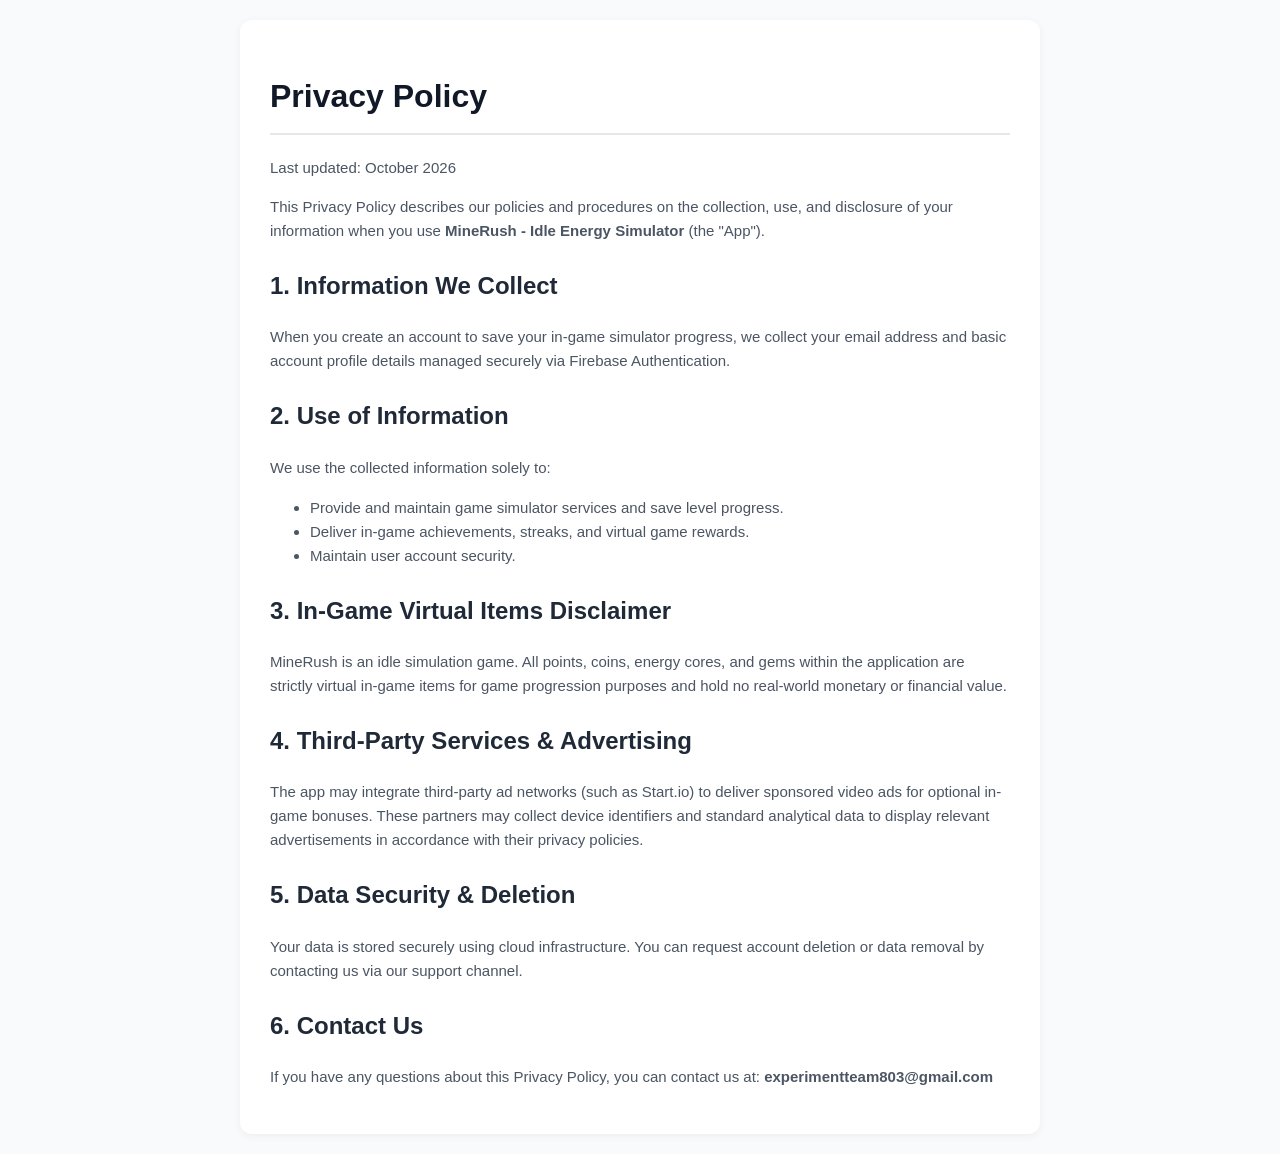
<file: privacy.html>
<!DOCTYPE html>
<html lang="en">
<head>
    <meta charset="UTF-8">
    <meta name="viewport" content="width=device-width, initial-scale=1.0">
    <title>Privacy Policy - MineRush Simulator</title>
    <style>
        body { font-family: -apple-system, BlinkMacSystemFont, "Segoe UI", Roboto, sans-serif; line-height: 1.6; color: #333; max-width: 800px; margin: 0 auto; padding: 20px; background: #f9fafb; }
        .container { background: #fff; padding: 30px; border-radius: 12px; box-shadow: 0 2px 10px rgba(0,0,0,0.05); }
        h1 { color: #111827; border-bottom: 2px solid #e5e7eb; padding-bottom: 10px; }
        h2 { color: #1f2937; margin-top: 24px; }
        p, li { color: #4b5563; font-size: 15px; }
    </style>
</head>
<body>
    <div class="container">
        <h1>Privacy Policy</h1>
        <p>Last updated: October 2026</p>
        <p>This Privacy Policy describes our policies and procedures on the collection, use, and disclosure of your information when you use <strong>MineRush - Idle Energy Simulator</strong> (the "App").</p>

        <h2>1. Information We Collect</h2>
        <p>When you create an account to save your in-game simulator progress, we collect your email address and basic account profile details managed securely via Firebase Authentication.</p>

        <h2>2. Use of Information</h2>
        <p>We use the collected information solely to:</p>
        <ul>
            <li>Provide and maintain game simulator services and save level progress.</li>
            <li>Deliver in-game achievements, streaks, and virtual game rewards.</li>
            <li>Maintain user account security.</li>
        </ul>

        <h2>3. In-Game Virtual Items Disclaimer</h2>
        <p>MineRush is an idle simulation game. All points, coins, energy cores, and gems within the application are strictly virtual in-game items for game progression purposes and hold no real-world monetary or financial value.</p>

        <h2>4. Third-Party Services & Advertising</h2>
        <p>The app may integrate third-party ad networks (such as Start.io) to deliver sponsored video ads for optional in-game bonuses. These partners may collect device identifiers and standard analytical data to display relevant advertisements in accordance with their privacy policies.</p>

        <h2>5. Data Security & Deletion</h2>
        <p>Your data is stored securely using cloud infrastructure. You can request account deletion or data removal by contacting us via our support channel.</p>

        <h2>6. Contact Us</h2>
        <p>If you have any questions about this Privacy Policy, you can contact us at: <strong>experimentteam803@gmail.com</strong></p>
    </div>
</body>
</html>
</file>
